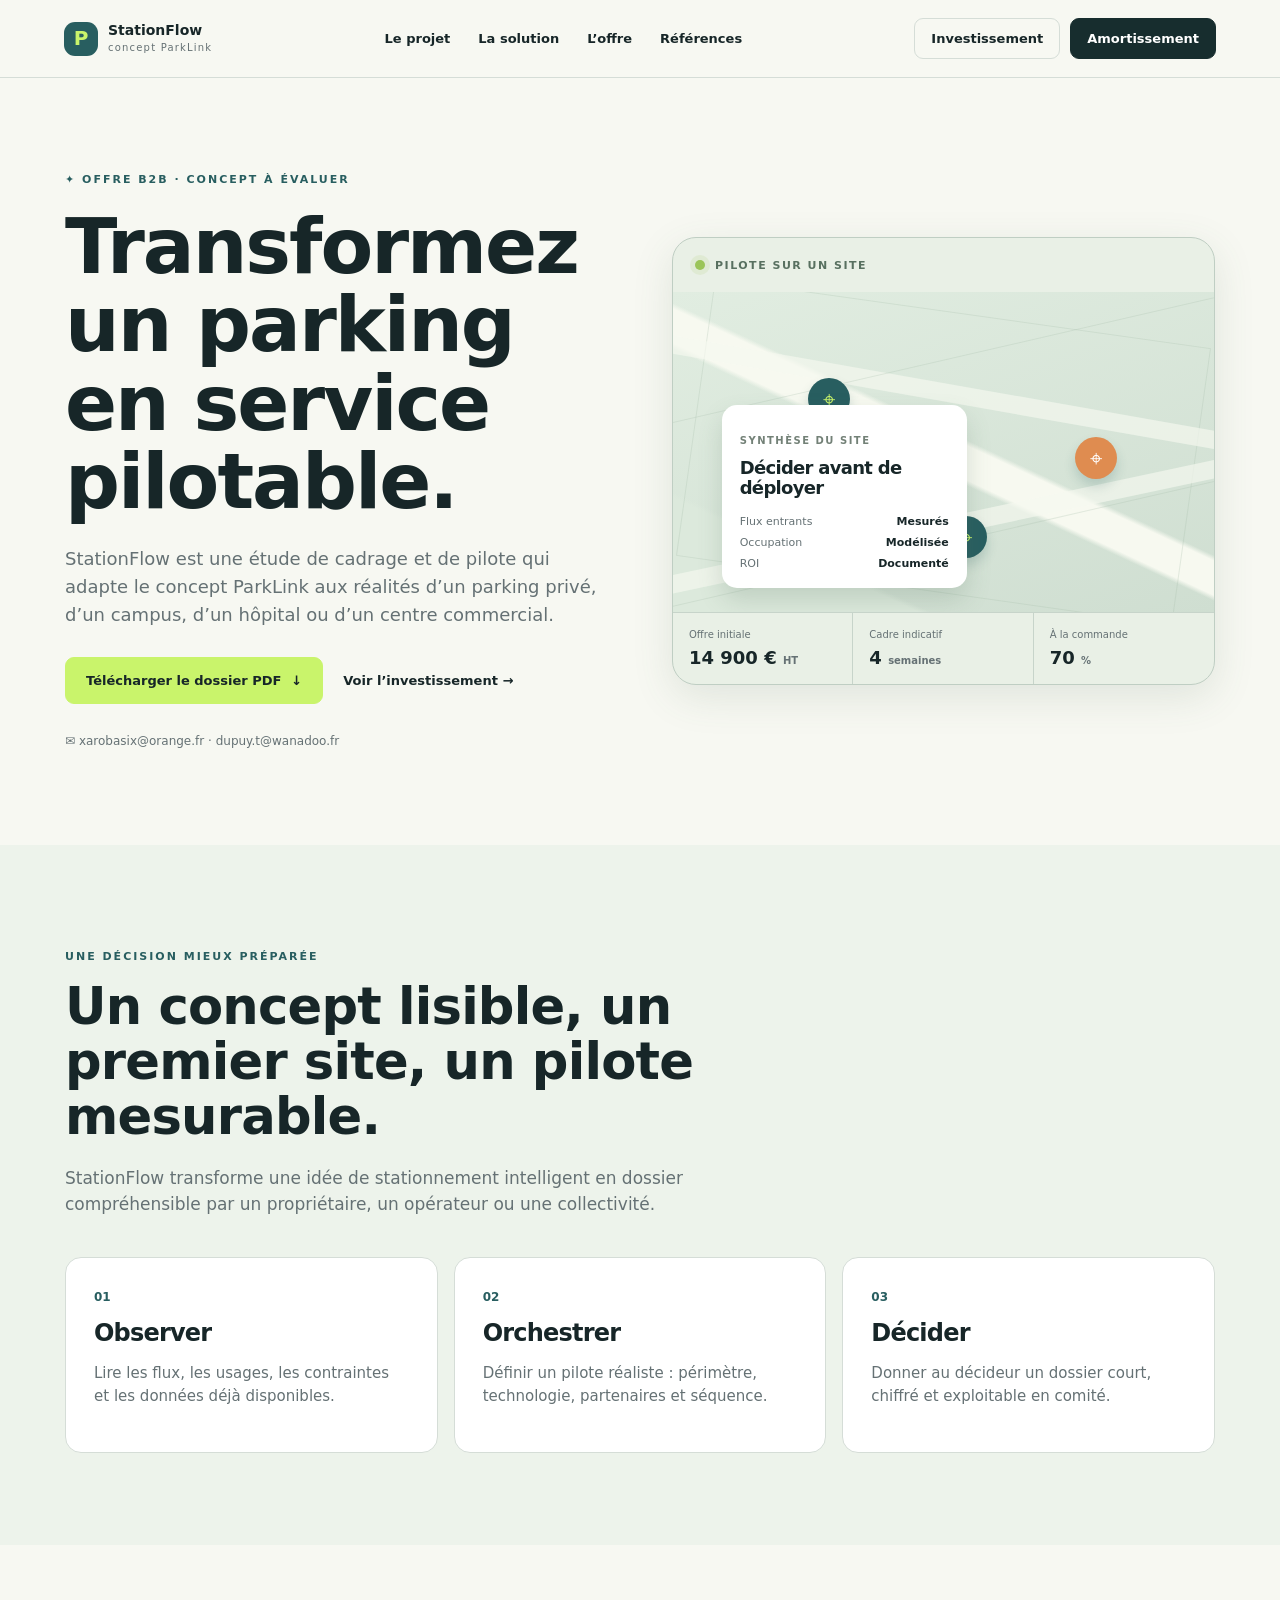
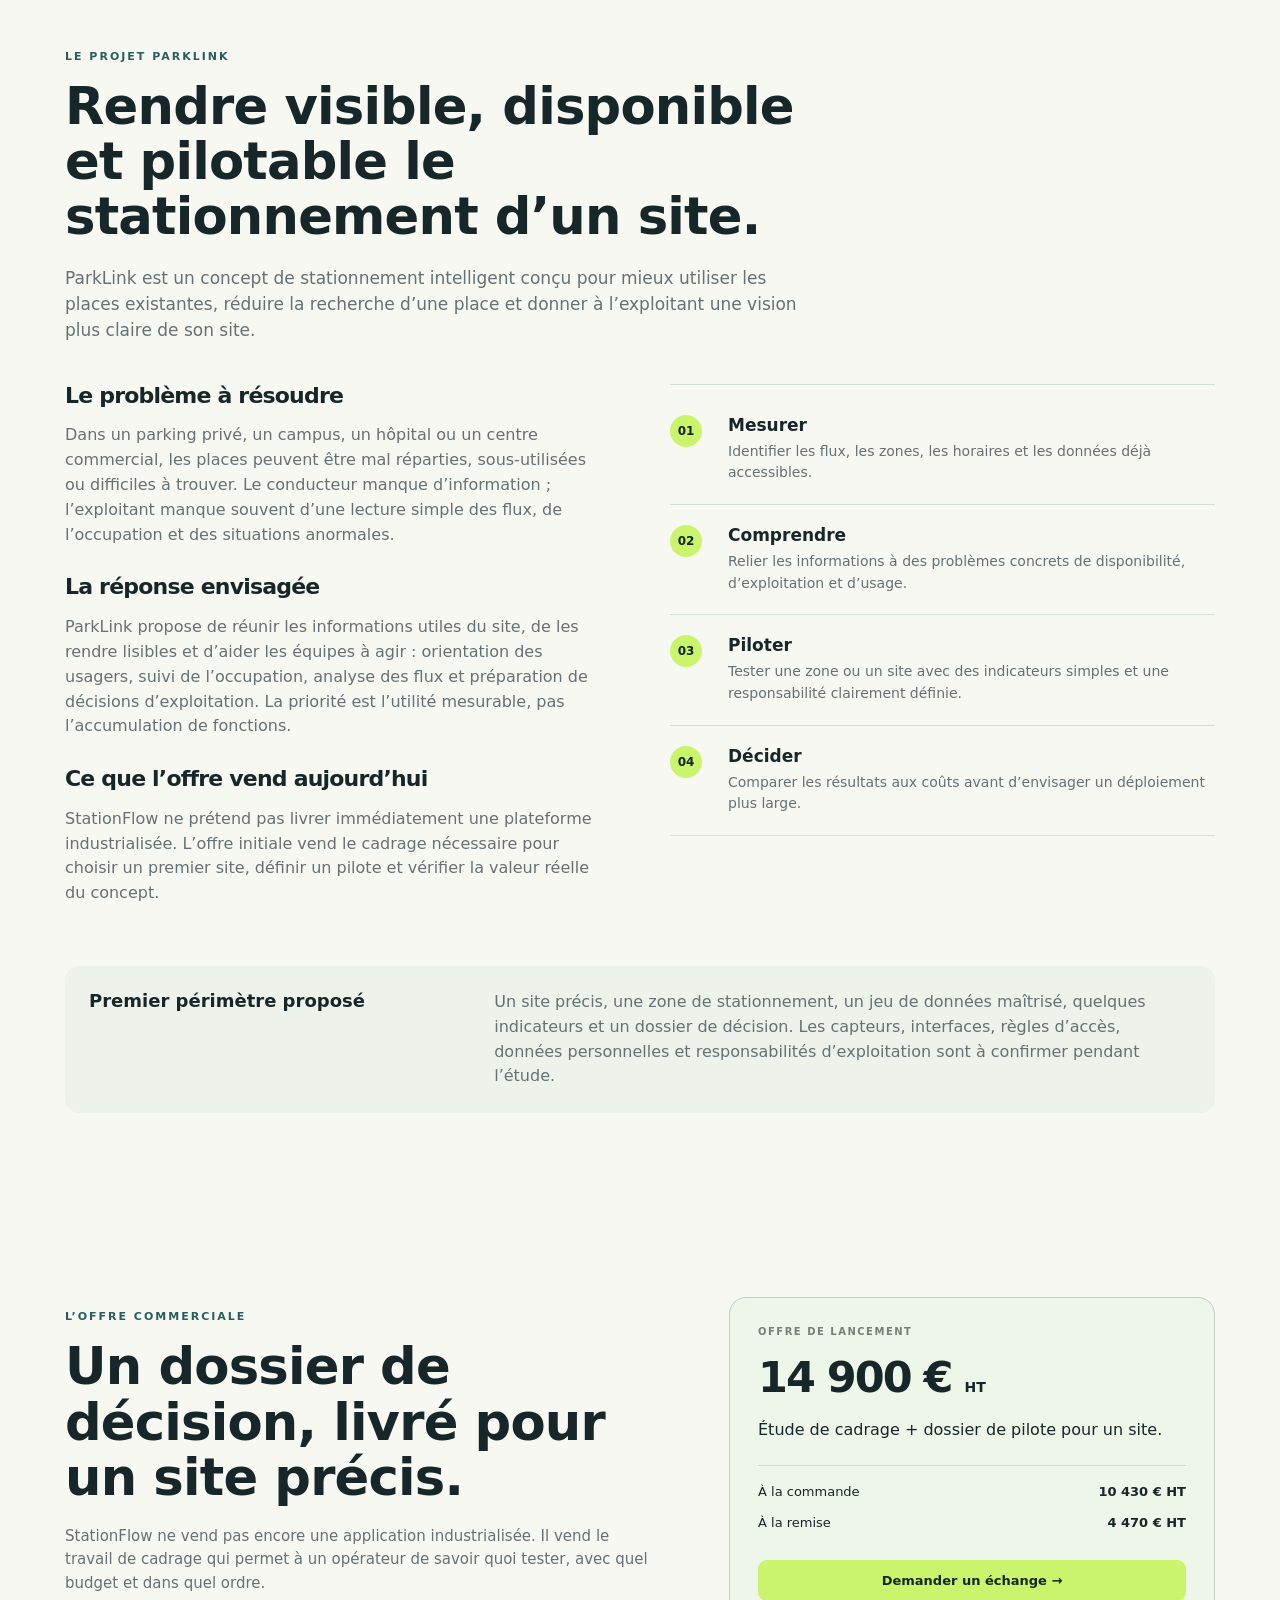
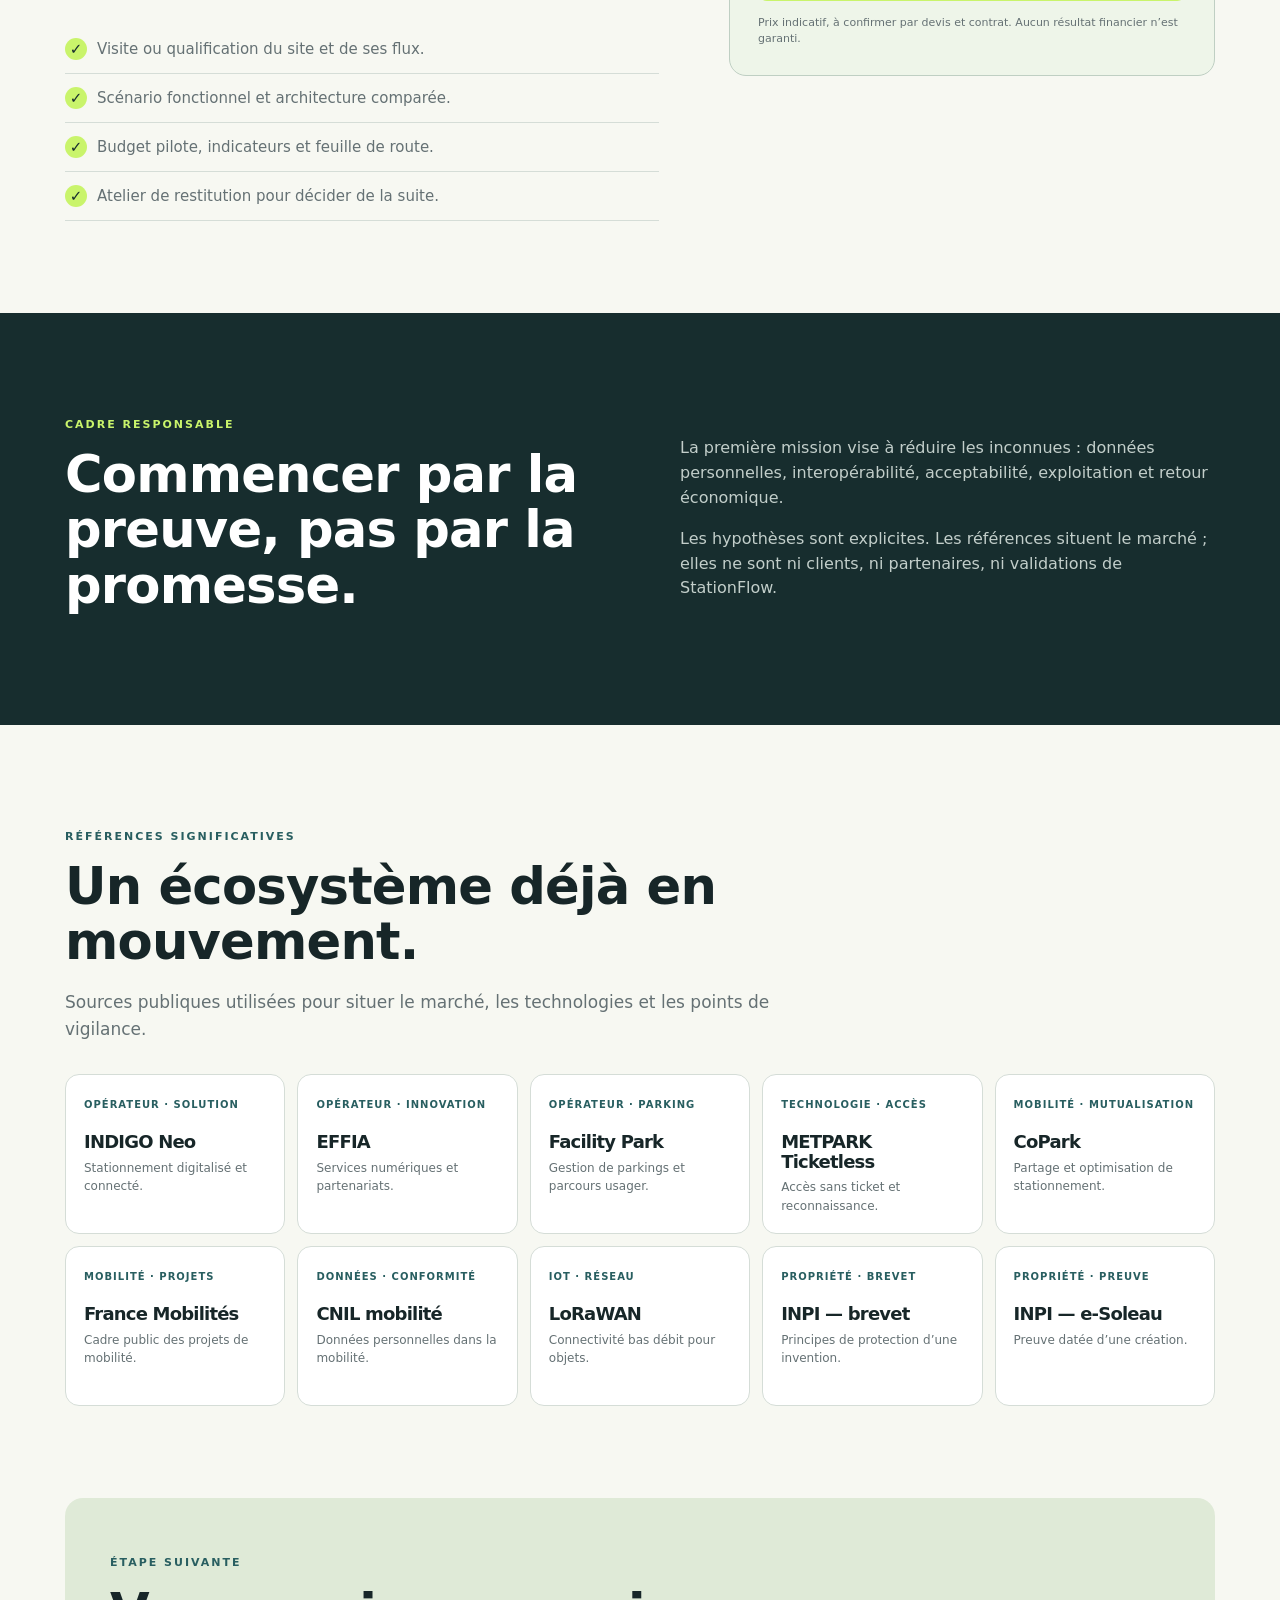
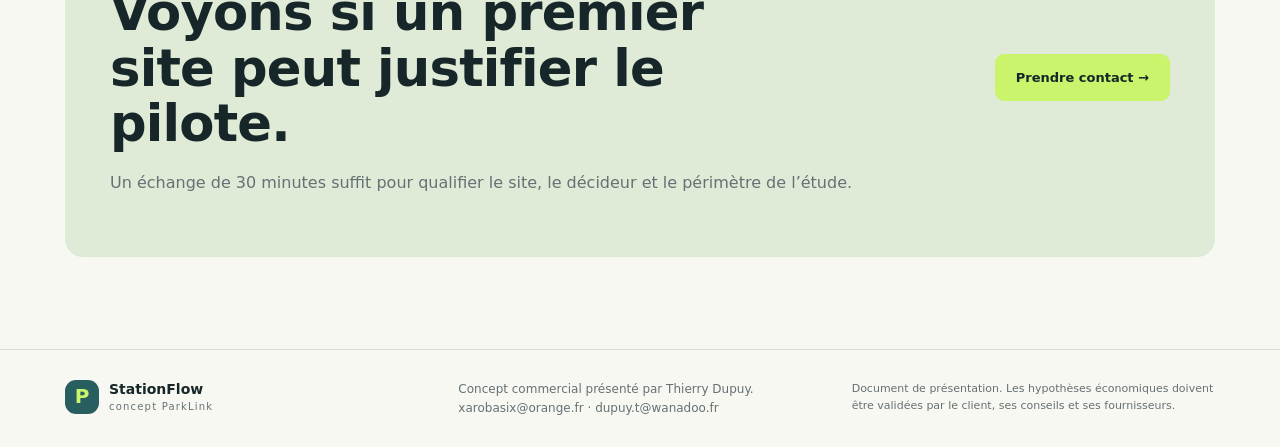
<file: index.html>
<!doctype html>
<html lang="fr">
  <head>
    <meta charset="utf-8" />
    <meta name="viewport" content="width=device-width, initial-scale=1" />
    <meta name="description" content="StationFlow — étude B2B de cadrage pour un pilote de stationnement intelligent." />
    <title>StationFlow — stationnement intelligent</title>
    <link rel="icon" href="favicon.svg" />
    <link rel="stylesheet" href="styles.css" />
    <style>h1,h2,h3{font-family:"Avenir Next","Trebuchet MS",ui-sans-serif,system-ui,sans-serif;letter-spacing:-.8px;line-height:1.08}h1{font-weight:800;letter-spacing:-2px;line-height:1.02;word-spacing:1px;text-wrap:balance}.project-layout{display:grid;grid-template-columns:1fr 1fr;gap:60px;align-items:start}.project-story h3{font-size:22px;margin-top:0}.project-story h3:not(:first-child){margin-top:28px}.project-story p{color:var(--muted);font-size:16px}.project-panel{padding:10px 0;border-top:1px solid var(--line)}.project-step{display:grid;grid-template-columns:42px 1fr;gap:16px;padding:20px 0;border-bottom:1px solid var(--line)}.project-step span{display:grid;place-items:center;width:32px;height:32px;border-radius:50%;background:var(--accent);font-size:12px;font-weight:850}.project-step strong{display:block;font-size:17px}.project-step p{color:var(--muted);font-size:14px;margin:6px 0 0}.project-callout{display:grid;grid-template-columns:.7fr 1.3fr;gap:30px;margin-top:44px;padding:24px;border-radius:14px;background:var(--tint)}.project-callout strong{font-size:18px}.project-callout p{color:var(--muted);margin:0}@media(max-width:900px){.project-layout,.project-callout{grid-template-columns:1fr}}</style>
  </head>
  <body>
    <header class="site-header">
      <a class="brand" href="index.html" aria-label="StationFlow accueil">
        <span class="brand-mark">P</span>
        <span><strong>StationFlow</strong><small>concept ParkLink</small></span>
      </a>
      <nav class="main-nav" aria-label="Navigation principale">
        <a href="#projet">Le projet</a>
        <a href="#solution">La solution</a>
        <a href="#offre">L’offre</a>
        <a href="#references">Références</a>
      </nav>
      <div class="header-actions">
        <a class="button button-quiet" href="investissement.html">Investissement</a>
        <a class="button button-dark" href="amortissement.html">Amortissement</a>
      </div>
    </header>

    <main>
      <section class="hero shell">
        <div class="hero-copy">
          <p class="eyebrow">✦ Offre B2B · concept à évaluer</p>
          <h1>Transformez un parking en service pilotable.</h1>
          <p class="hero-intro">StationFlow est une étude de cadrage et de pilote qui adapte le concept ParkLink aux réalités d’un parking privé, d’un campus, d’un hôpital ou d’un centre commercial.</p>
          <div class="hero-actions">
            <a class="button button-accent button-large" href="stationflow-dossier-commercial.pdf" download="stationflow-dossier-commercial.pdf">Télécharger le dossier PDF <span>↓</span></a>
            <a class="text-link" href="investissement.html">Voir l’investissement <span>→</span></a>
          </div>
          <p class="contact-line">✉ <a href="mailto:xarobasix@orange.fr">xarobasix@orange.fr</a> · <a href="mailto:dupuy.t@wanadoo.fr">dupuy.t@wanadoo.fr</a></p>
        </div>
        <div class="hero-visual" aria-label="Synthèse visuelle de l’offre">
          <div class="visual-top"><span class="status-dot"></span>PILOTE SUR UN SITE</div>
          <div class="map-visual">
            <span class="map-route route-one"></span><span class="map-route route-two"></span>
            <span class="map-pin pin-one">⌖</span><span class="map-pin pin-two">⌖</span><span class="map-pin pin-three">⌖</span>
            <div class="summary-card"><p class="card-label">SYNTHÈSE DU SITE</p><h2>Décider avant de déployer</h2><dl><dt>Flux entrants</dt><dd>Mesurés</dd><dt>Occupation</dt><dd>Modélisée</dd><dt>ROI</dt><dd>Documenté</dd></dl></div>
          </div>
          <div class="visual-stats"><div><span>Offre initiale</span><strong>14 900 € <small>HT</small></strong></div><div><span>Cadre indicatif</span><strong>4 <small>semaines</small></strong></div><div><span>À la commande</span><strong>70 <small>%</small></strong></div></div>
        </div>
      </section>

      <section class="section section-tint" id="solution">
        <div class="shell">
          <div class="section-heading"><p class="eyebrow">Une décision mieux préparée</p><h2>Un concept lisible, un premier site, un pilote mesurable.</h2><p>StationFlow transforme une idée de stationnement intelligent en dossier compréhensible par un propriétaire, un opérateur ou une collectivité.</p></div>
          <div class="three-cards"><article><span class="number">01</span><h3>Observer</h3><p>Lire les flux, les usages, les contraintes et les données déjà disponibles.</p></article><article><span class="number">02</span><h3>Orchestrer</h3><p>Définir un pilote réaliste : périmètre, technologie, partenaires et séquence.</p></article><article><span class="number">03</span><h3>Décider</h3><p>Donner au décideur un dossier court, chiffré et exploitable en comité.</p></article></div>
        </div>
      </section>

      <section class="section shell" id="projet">
        <div class="section-heading"><p class="eyebrow">Le projet ParkLink</p><h2>Rendre visible, disponible et pilotable le stationnement d’un site.</h2><p>ParkLink est un concept de stationnement intelligent conçu pour mieux utiliser les places existantes, réduire la recherche d’une place et donner à l’exploitant une vision plus claire de son site.</p></div>
        <div class="project-layout"><div class="project-story"><h3>Le problème à résoudre</h3><p>Dans un parking privé, un campus, un hôpital ou un centre commercial, les places peuvent être mal réparties, sous-utilisées ou difficiles à trouver. Le conducteur manque d’information ; l’exploitant manque souvent d’une lecture simple des flux, de l’occupation et des situations anormales.</p><h3>La réponse envisagée</h3><p>ParkLink propose de réunir les informations utiles du site, de les rendre lisibles et d’aider les équipes à agir : orientation des usagers, suivi de l’occupation, analyse des flux et préparation de décisions d’exploitation. La priorité est l’utilité mesurable, pas l’accumulation de fonctions.</p><h3>Ce que l’offre vend aujourd’hui</h3><p>StationFlow ne prétend pas livrer immédiatement une plateforme industrialisée. L’offre initiale vend le cadrage nécessaire pour choisir un premier site, définir un pilote et vérifier la valeur réelle du concept.</p></div><div class="project-panel"><div class="project-step"><span>01</span><div><strong>Mesurer</strong><p>Identifier les flux, les zones, les horaires et les données déjà accessibles.</p></div></div><div class="project-step"><span>02</span><div><strong>Comprendre</strong><p>Relier les informations à des problèmes concrets de disponibilité, d’exploitation et d’usage.</p></div></div><div class="project-step"><span>03</span><div><strong>Piloter</strong><p>Tester une zone ou un site avec des indicateurs simples et une responsabilité clairement définie.</p></div></div><div class="project-step"><span>04</span><div><strong>Décider</strong><p>Comparer les résultats aux coûts avant d’envisager un déploiement plus large.</p></div></div></div></div>
        <div class="project-callout"><strong>Premier périmètre proposé</strong><p>Un site précis, une zone de stationnement, un jeu de données maîtrisé, quelques indicateurs et un dossier de décision. Les capteurs, interfaces, règles d’accès, données personnelles et responsabilités d’exploitation sont à confirmer pendant l’étude.</p></div>
      </section>

      <section class="section shell" id="offre">
        <div class="offer-layout"><div><p class="eyebrow">L’offre commerciale</p><h2>Un dossier de décision, livré pour un site précis.</h2><p class="section-intro">StationFlow ne vend pas encore une application industrialisée. Il vend le travail de cadrage qui permet à un opérateur de savoir quoi tester, avec quel budget et dans quel ordre.</p><ul class="check-list"><li>Visite ou qualification du site et de ses flux.</li><li>Scénario fonctionnel et architecture comparée.</li><li>Budget pilote, indicateurs et feuille de route.</li><li>Atelier de restitution pour décider de la suite.</li></ul></div><aside class="price-card"><span class="card-label">OFFRE DE LANCEMENT</span><div class="price">14 900 € <small>HT</small></div><p>Étude de cadrage + dossier de pilote pour un site.</p><div class="price-rule"></div><div class="price-line"><span>À la commande</span><strong>10 430 € HT</strong></div><div class="price-line"><span>À la remise</span><strong>4 470 € HT</strong></div><a class="button button-accent button-full" href="mailto:xarobasix@orange.fr,dupuy.t@wanadoo.fr?subject=StationFlow%20-%20demande%20de%20dossier">Demander un échange →</a><small class="price-note">Prix indicatif, à confirmer par devis et contrat. Aucun résultat financier n’est garanti.</small></aside></div>
      </section>

      <section class="section section-dark"><div class="shell dark-grid"><div><p class="eyebrow eyebrow-light">Cadre responsable</p><h2>Commencer par la preuve, pas par la promesse.</h2></div><div><p>La première mission vise à réduire les inconnues : données personnelles, interopérabilité, acceptabilité, exploitation et retour économique.</p><p>Les hypothèses sont explicites. Les références situent le marché ; elles ne sont ni clients, ni partenaires, ni validations de StationFlow.</p></div></div></section>

      <section class="section shell" id="references"><div class="section-heading compact"><p class="eyebrow">Références significatives</p><h2>Un écosystème déjà en mouvement.</h2><p>Sources publiques utilisées pour situer le marché, les technologies et les points de vigilance.</p></div><div class="references-grid"><a class="reference-card" href="https://www.group-indigo.com/solution/la-solution-indigo-neo/" target="_blank" rel="noreferrer"><span>Opérateur · solution</span><h3>INDIGO Neo</h3><p>Stationnement digitalisé et connecté.</p></a><a class="reference-card" href="https://pp.effia.com/effia-stationnez-en-toute-simplicite" target="_blank" rel="noreferrer"><span>Opérateur · innovation</span><h3>EFFIA</h3><p>Services numériques et partenariats.</p></a><a class="reference-card" href="https://www.facilitypark.fr/" target="_blank" rel="noreferrer"><span>Opérateur · parking</span><h3>Facility Park</h3><p>Gestion de parkings et parcours usager.</p></a><a class="reference-card" href="https://www.mtpk.fr/service/ticketless/" target="_blank" rel="noreferrer"><span>Technologie · accès</span><h3>METPARK Ticketless</h3><p>Accès sans ticket et reconnaissance.</p></a><a class="reference-card" href="https://www.francemobilites.fr/solutions/copark" target="_blank" rel="noreferrer"><span>Mobilité · mutualisation</span><h3>CoPark</h3><p>Partage et optimisation de stationnement.</p></a><a class="reference-card" href="https://www.francemobilites.fr/projets" target="_blank" rel="noreferrer"><span>Mobilité · projets</span><h3>France Mobilités</h3><p>Cadre public des projets de mobilité.</p></a><a class="reference-card" href="https://www.cnil.fr/fr/les-donnees-personnelles-dans-le-secteur-de-la-mobilite" target="_blank" rel="noreferrer"><span>Données · conformité</span><h3>CNIL mobilité</h3><p>Données personnelles dans la mobilité.</p></a><a class="reference-card" href="https://lora-alliance.org/about-lorawan/" target="_blank" rel="noreferrer"><span>IoT · réseau</span><h3>LoRaWAN</h3><p>Connectivité bas débit pour objets.</p></a><a class="reference-card" href="https://www.inpi.fr/realiser-demarches/propriete-intellectuelle/deposer-un-brevet" target="_blank" rel="noreferrer"><span>Propriété · brevet</span><h3>INPI — brevet</h3><p>Principes de protection d’une invention.</p></a><a class="reference-card" href="https://www.inpi.fr/realiser-demarches/propriete-intellectuelle/se-preparer-au-depot-dune-e-soleau" target="_blank" rel="noreferrer"><span>Propriété · preuve</span><h3>INPI — e-Soleau</h3><p>Preuve datée d’une création.</p></a></div></section>

      <section class="section cta-section"><div class="shell cta-card"><div><p class="eyebrow">Étape suivante</p><h2>Voyons si un premier site peut justifier le pilote.</h2><p>Un échange de 30 minutes suffit pour qualifier le site, le décideur et le périmètre de l’étude.</p></div><a class="button button-accent button-large" href="mailto:xarobasix@orange.fr,dupuy.t@wanadoo.fr?subject=StationFlow%20-%20demande%20de%20dossier">Prendre contact →</a></div></section>
    </main>
    <footer class="site-footer"><div class="shell footer-inner"><div class="brand"><span class="brand-mark">P</span><span><strong>StationFlow</strong><small>concept ParkLink</small></span></div><div><p>Concept commercial présenté par Thierry Dupuy.</p><p><a href="mailto:xarobasix@orange.fr">xarobasix@orange.fr</a> · <a href="mailto:dupuy.t@wanadoo.fr">dupuy.t@wanadoo.fr</a></p></div><p class="footer-legal">Document de présentation. Les hypothèses économiques doivent être validées par le client, ses conseils et ses fournisseurs.</p></div></footer>
  </body>
</html>
</file>
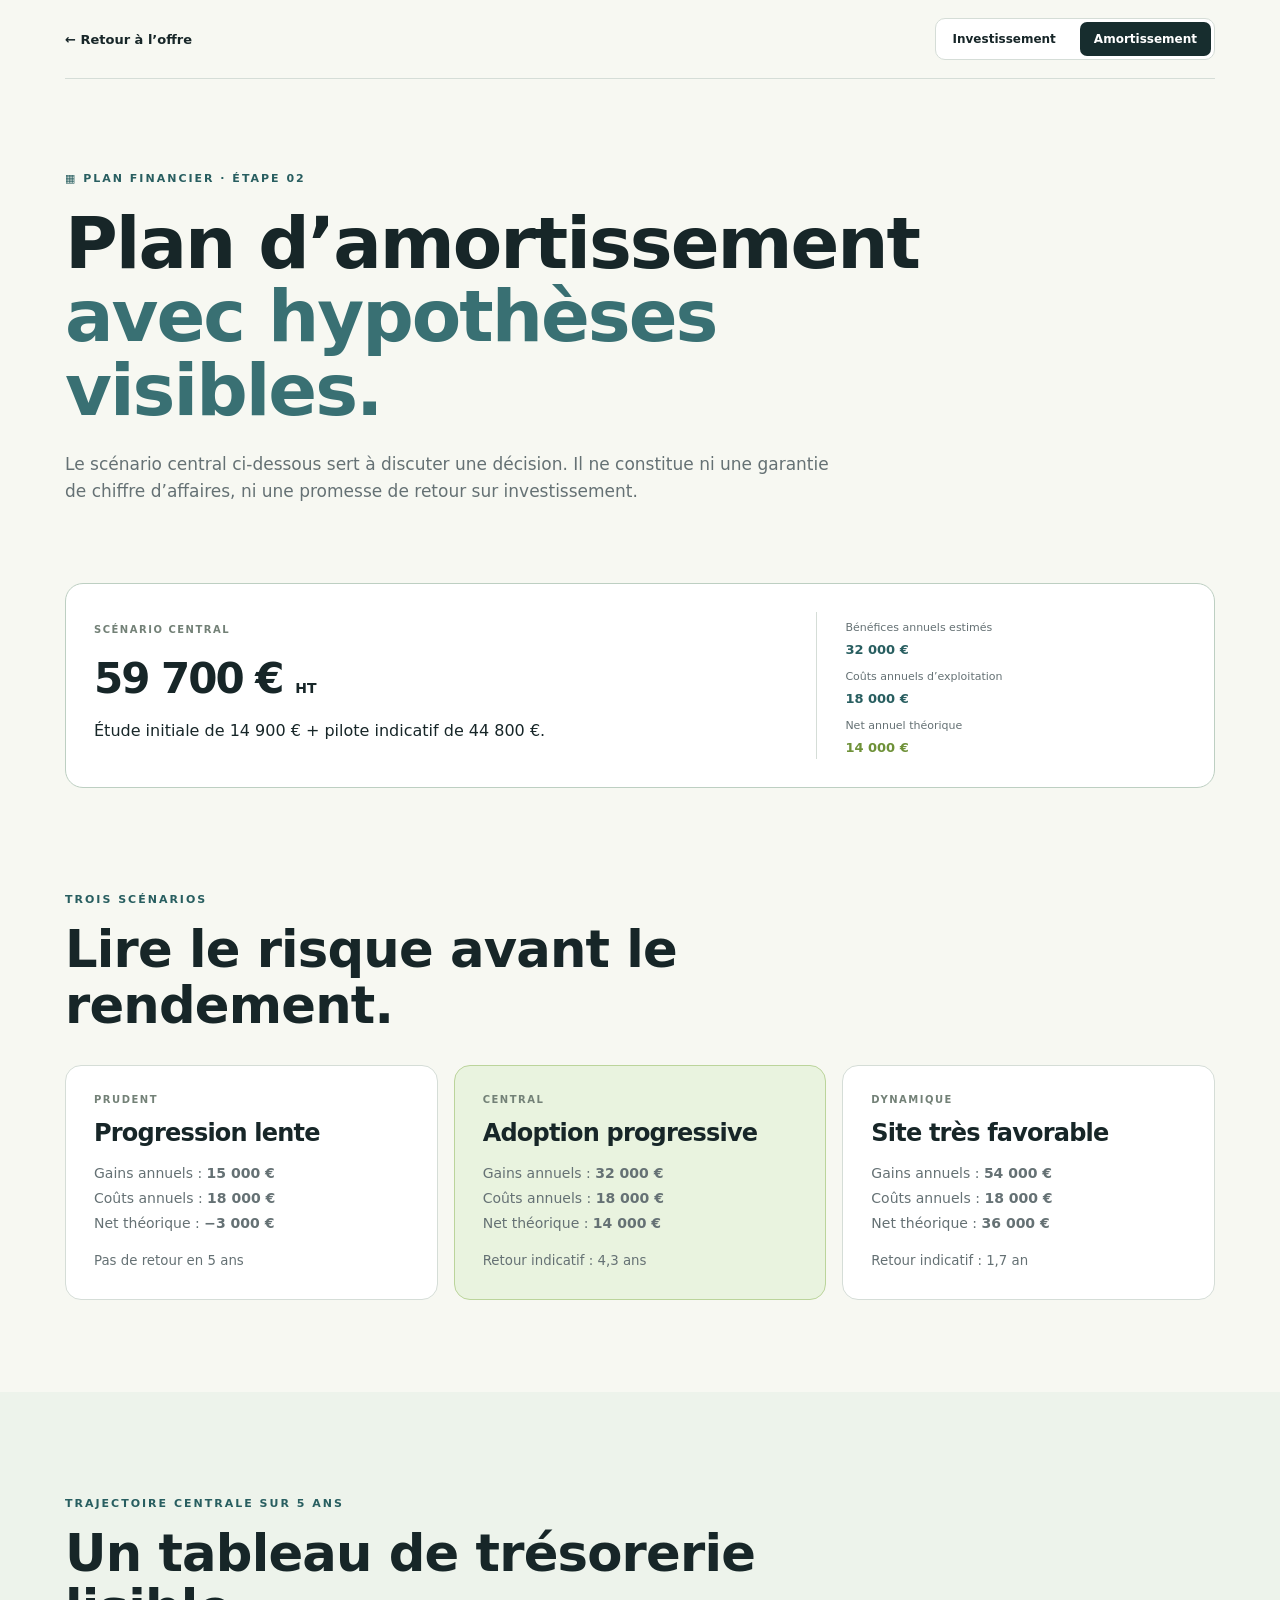
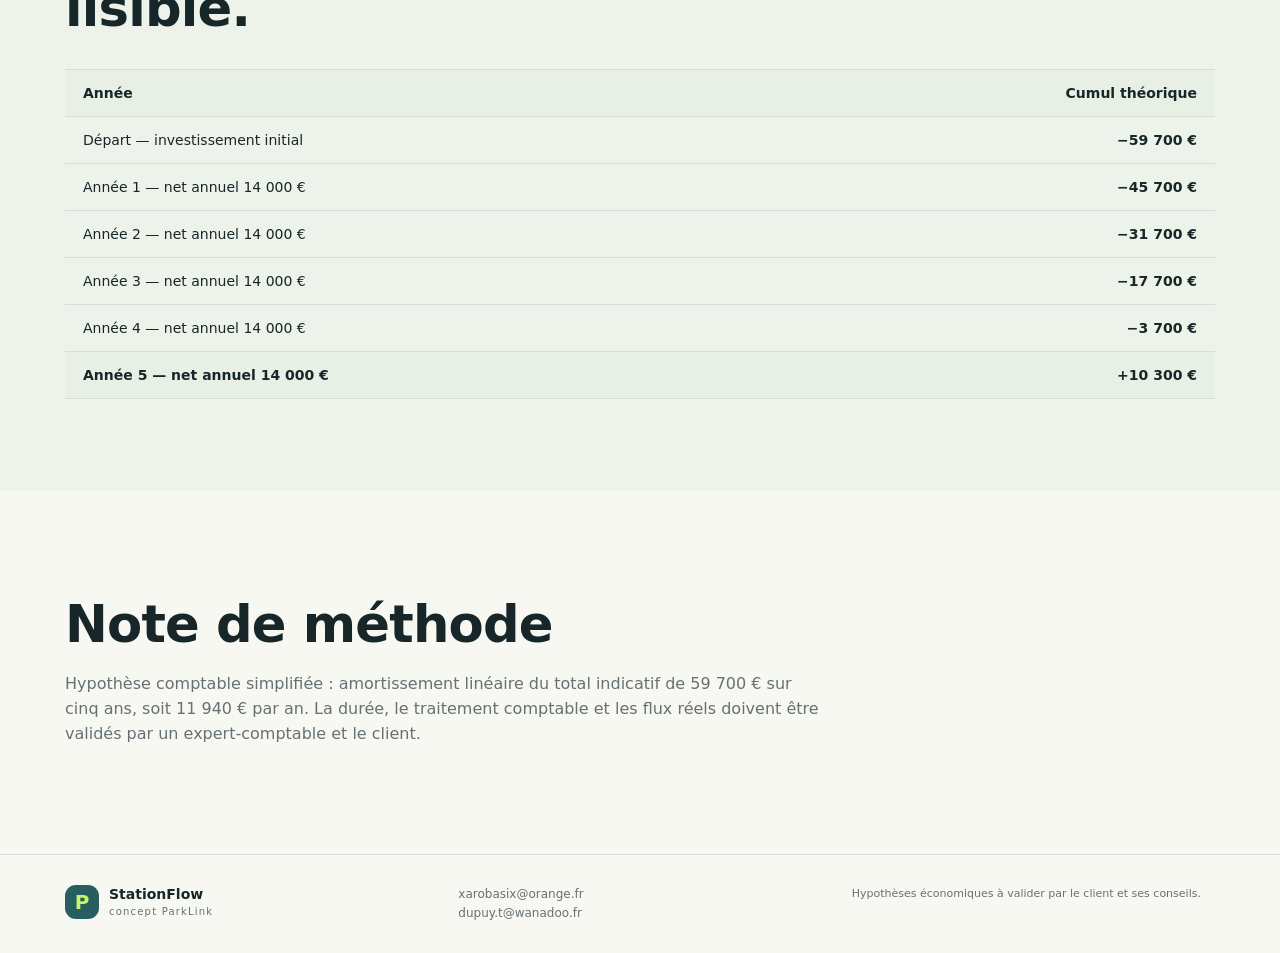
<file: amortissement.html>
<!doctype html>
<html lang="fr">
  <head><meta charset="utf-8" /><meta name="viewport" content="width=device-width, initial-scale=1" /><meta name="description" content="Plan d’amortissement StationFlow." /><title>StationFlow — plan d’amortissement</title><link rel="icon" href="favicon.svg" /><link rel="stylesheet" href="styles.css" /><style>h1,h2,h3{font-family:"Avenir Next","Trebuchet MS",ui-sans-serif,system-ui,sans-serif;letter-spacing:-.8px;line-height:1.08}h1{font-weight:800;letter-spacing:-2px;line-height:1.02;word-spacing:1px;text-wrap:balance}</style></head>
  <body>
    <header class="plan-header shell"><a class="back-link" href="index.html">← Retour à l’offre</a><nav class="plan-switch"><a href="investissement.html">Investissement</a><a class="active" href="amortissement.html">Amortissement</a></nav></header>
    <main><section class="plan-hero shell"><p class="eyebrow">▦ Plan financier · étape 02</p><h1>Plan d’amortissement<br /><span>avec hypothèses visibles.</span></h1><p>Le scénario central ci-dessous sert à discuter une décision. Il ne constitue ni une garantie de chiffre d’affaires, ni une promesse de retour sur investissement.</p></section>
      <section class="shell financial-card"><div><p class="card-label">SCÉNARIO CENTRAL</p><div class="financial-total">59 700 € <small>HT</small></div><p>Étude initiale de 14 900 € + pilote indicatif de 44 800 €.</p></div><div class="payment-box"><span>Bénéfices annuels estimés</span><strong>32 000 €</strong><span>Coûts annuels d’exploitation</span><strong>18 000 €</strong><span>Net annuel théorique</span><strong class="accent-text">14 000 €</strong></div></section>
      <section class="section shell"><div class="section-heading compact"><p class="eyebrow">Trois scénarios</p><h2>Lire le risque avant le rendement.</h2></div><div class="scenario-grid"><article><span class="card-label">PRUDENT</span><h3>Progression lente</h3><p>Gains annuels : <strong>15 000 €</strong><br />Coûts annuels : <strong>18 000 €</strong><br />Net théorique : <strong>−3 000 €</strong></p><small>Pas de retour en 5 ans</small></article><article class="scenario-central"><span class="card-label">CENTRAL</span><h3>Adoption progressive</h3><p>Gains annuels : <strong>32 000 €</strong><br />Coûts annuels : <strong>18 000 €</strong><br />Net théorique : <strong>14 000 €</strong></p><small>Retour indicatif : 4,3 ans</small></article><article><span class="card-label">DYNAMIQUE</span><h3>Site très favorable</h3><p>Gains annuels : <strong>54 000 €</strong><br />Coûts annuels : <strong>18 000 €</strong><br />Net théorique : <strong>36 000 €</strong></p><small>Retour indicatif : 1,7 an</small></article></div></section>
      <section class="section section-tint"><div class="shell"><div class="section-heading compact"><p class="eyebrow">Trajectoire centrale sur 5 ans</p><h2>Un tableau de trésorerie lisible.</h2></div><div class="budget-table"><div class="budget-row budget-head"><span>Année</span><span>Cumul théorique</span></div><div class="budget-row"><span>Départ — investissement initial</span><strong>−59 700 €</strong></div><div class="budget-row"><span>Année 1 — net annuel 14 000 €</span><strong>−45 700 €</strong></div><div class="budget-row"><span>Année 2 — net annuel 14 000 €</span><strong>−31 700 €</strong></div><div class="budget-row"><span>Année 3 — net annuel 14 000 €</span><strong>−17 700 €</strong></div><div class="budget-row"><span>Année 4 — net annuel 14 000 €</span><strong>−3 700 €</strong></div><div class="budget-row budget-total"><span>Année 5 — net annuel 14 000 €</span><strong>+10 300 €</strong></div></div></div></section>
      <section class="section shell note-box"><h2>Note de méthode</h2><p>Hypothèse comptable simplifiée : amortissement linéaire du total indicatif de 59 700 € sur cinq ans, soit 11 940 € par an. La durée, le traitement comptable et les flux réels doivent être validés par un expert-comptable et le client.</p></section>
    </main>
    <footer class="site-footer"><div class="shell footer-inner"><div class="brand"><span class="brand-mark">P</span><span><strong>StationFlow</strong><small>concept ParkLink</small></span></div><p><a href="mailto:xarobasix@orange.fr">xarobasix@orange.fr</a><br /><a href="mailto:dupuy.t@wanadoo.fr">dupuy.t@wanadoo.fr</a></p><p class="footer-legal">Hypothèses économiques à valider par le client et ses conseils.</p></div></footer>
  </body>
</html>
</file>
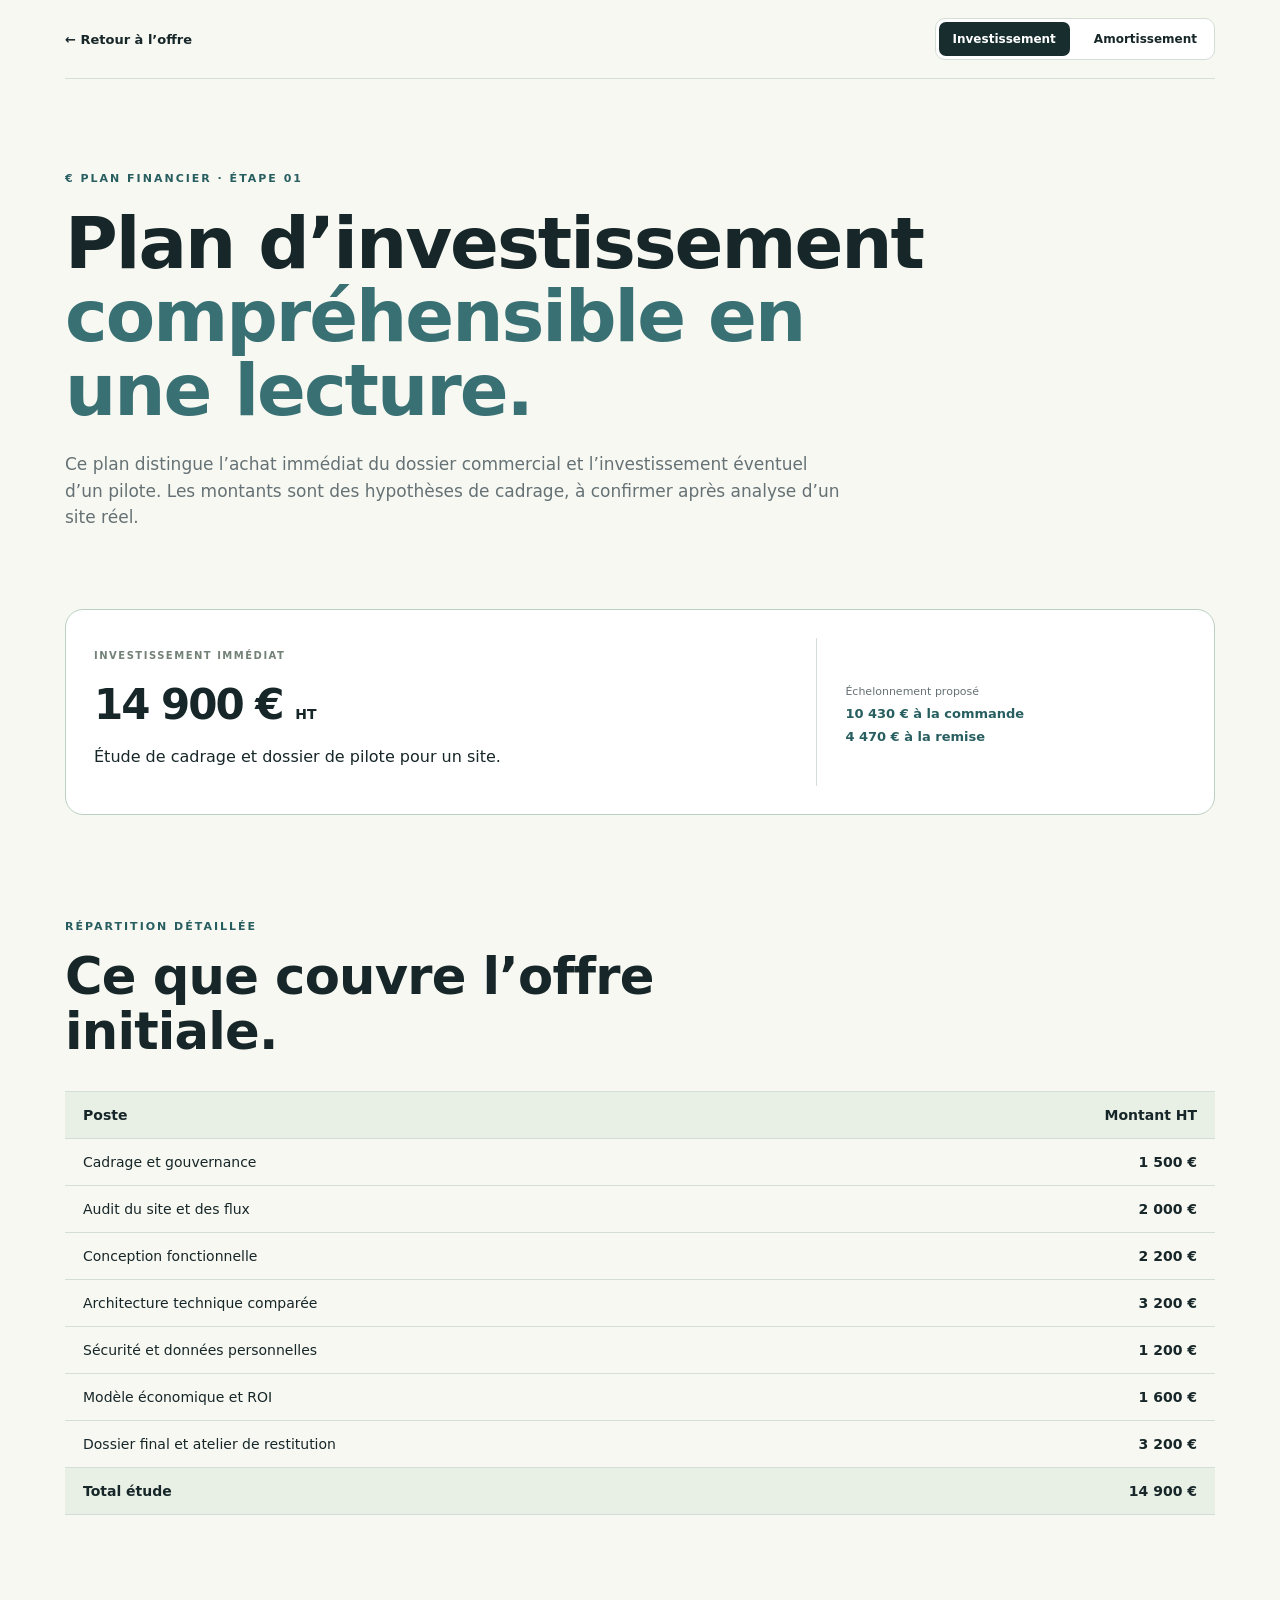
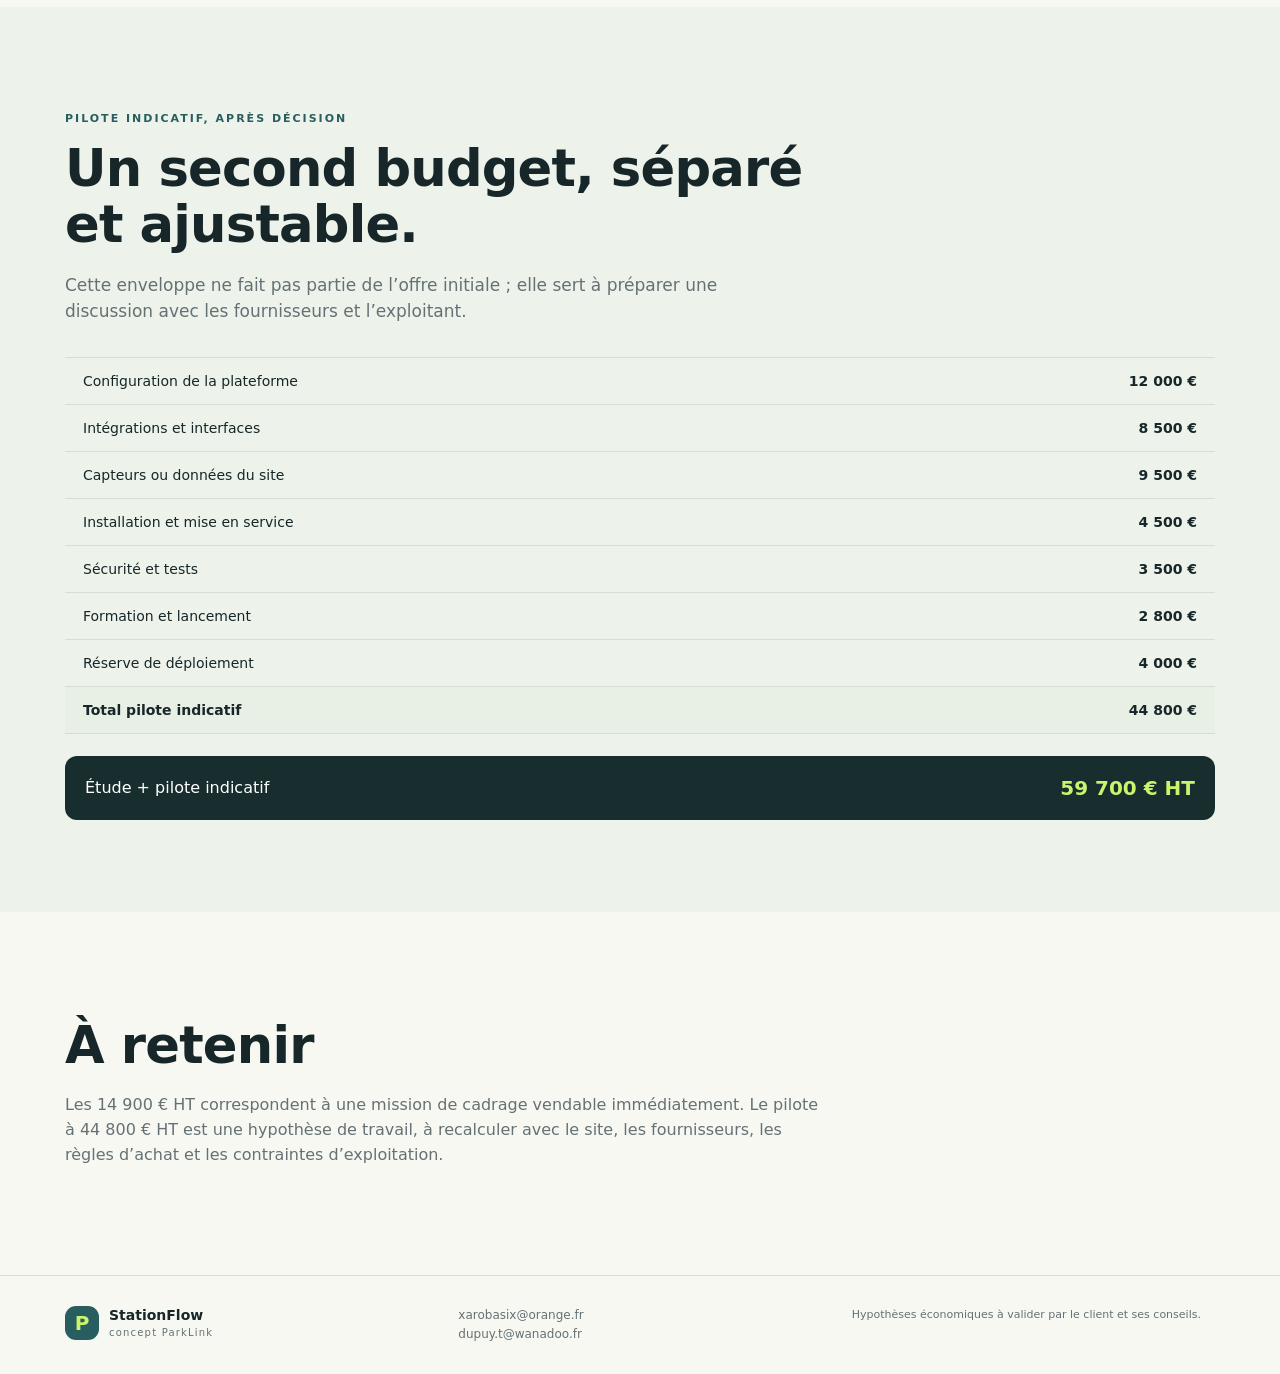
<file: investissement.html>
<!doctype html>
<html lang="fr">
  <head><meta charset="utf-8" /><meta name="viewport" content="width=device-width, initial-scale=1" /><meta name="description" content="Plan d’investissement StationFlow." /><title>StationFlow — plan d’investissement</title><link rel="icon" href="favicon.svg" /><link rel="stylesheet" href="styles.css" /><style>h1,h2,h3{font-family:"Avenir Next","Trebuchet MS",ui-sans-serif,system-ui,sans-serif;letter-spacing:-.8px;line-height:1.08}h1{font-weight:800;letter-spacing:-2px;line-height:1.02;word-spacing:1px;text-wrap:balance}</style></head>
  <body>
    <header class="plan-header shell"><a class="back-link" href="index.html">← Retour à l’offre</a><nav class="plan-switch"><a class="active" href="investissement.html">Investissement</a><a href="amortissement.html">Amortissement</a></nav></header>
    <main><section class="plan-hero shell"><p class="eyebrow">€ Plan financier · étape 01</p><h1>Plan d’investissement<br /><span>compréhensible en une lecture.</span></h1><p>Ce plan distingue l’achat immédiat du dossier commercial et l’investissement éventuel d’un pilote. Les montants sont des hypothèses de cadrage, à confirmer après analyse d’un site réel.</p></section>
      <section class="shell financial-card"><div><p class="card-label">INVESTISSEMENT IMMÉDIAT</p><div class="financial-total">14 900 € <small>HT</small></div><p>Étude de cadrage et dossier de pilote pour un site.</p></div><div class="payment-box"><span>Échelonnement proposé</span><strong>10 430 € à la commande</strong><strong>4 470 € à la remise</strong></div></section>
      <section class="section shell"><div class="section-heading compact"><p class="eyebrow">Répartition détaillée</p><h2>Ce que couvre l’offre initiale.</h2></div><div class="budget-table"><div class="budget-row budget-head"><span>Poste</span><span>Montant HT</span></div><div class="budget-row"><span>Cadrage et gouvernance</span><strong>1 500 €</strong></div><div class="budget-row"><span>Audit du site et des flux</span><strong>2 000 €</strong></div><div class="budget-row"><span>Conception fonctionnelle</span><strong>2 200 €</strong></div><div class="budget-row"><span>Architecture technique comparée</span><strong>3 200 €</strong></div><div class="budget-row"><span>Sécurité et données personnelles</span><strong>1 200 €</strong></div><div class="budget-row"><span>Modèle économique et ROI</span><strong>1 600 €</strong></div><div class="budget-row"><span>Dossier final et atelier de restitution</span><strong>3 200 €</strong></div><div class="budget-row budget-total"><span>Total étude</span><strong>14 900 €</strong></div></div></section>
      <section class="section section-tint"><div class="shell"><div class="section-heading compact"><p class="eyebrow">Pilote indicatif, après décision</p><h2>Un second budget, séparé et ajustable.</h2><p>Cette enveloppe ne fait pas partie de l’offre initiale ; elle sert à préparer une discussion avec les fournisseurs et l’exploitant.</p></div><div class="budget-table"><div class="budget-row"><span>Configuration de la plateforme</span><strong>12 000 €</strong></div><div class="budget-row"><span>Intégrations et interfaces</span><strong>8 500 €</strong></div><div class="budget-row"><span>Capteurs ou données du site</span><strong>9 500 €</strong></div><div class="budget-row"><span>Installation et mise en service</span><strong>4 500 €</strong></div><div class="budget-row"><span>Sécurité et tests</span><strong>3 500 €</strong></div><div class="budget-row"><span>Formation et lancement</span><strong>2 800 €</strong></div><div class="budget-row"><span>Réserve de déploiement</span><strong>4 000 €</strong></div><div class="budget-row budget-total"><span>Total pilote indicatif</span><strong>44 800 €</strong></div></div><div class="combined-total"><span>Étude + pilote indicatif</span><strong>59 700 € HT</strong></div></div></section>
      <section class="section shell note-box"><h2>À retenir</h2><p>Les 14 900 € HT correspondent à une mission de cadrage vendable immédiatement. Le pilote à 44 800 € HT est une hypothèse de travail, à recalculer avec le site, les fournisseurs, les règles d’achat et les contraintes d’exploitation.</p></section>
    </main>
    <footer class="site-footer"><div class="shell footer-inner"><div class="brand"><span class="brand-mark">P</span><span><strong>StationFlow</strong><small>concept ParkLink</small></span></div><p><a href="mailto:xarobasix@orange.fr">xarobasix@orange.fr</a><br /><a href="mailto:dupuy.t@wanadoo.fr">dupuy.t@wanadoo.fr</a></p><p class="footer-legal">Hypothèses économiques à valider par le client et ses conseils.</p></div></footer>
  </body>
</html>
</file>
<file: styles.css>
:root{--ink:#172628;--muted:#657174;--line:#d5ddd7;--paper:#f7f8f2;--white:#fff;--accent:#c9f46b;--teal:#285e60;--dark:#172d2e;--tint:#edf3eb}*{box-sizing:border-box}html{scroll-behavior:smooth}body{margin:0;background:var(--paper);color:var(--ink);font-family:Inter,ui-sans-serif,system-ui,-apple-system,BlinkMacSystemFont,"Segoe UI",sans-serif}a{color:inherit;text-decoration:none}p{line-height:1.55}.shell{width:min(1150px,90%);margin:0 auto}.site-header{height:78px;border-bottom:1px solid var(--line);display:flex;align-items:center;justify-content:space-between;padding:0 5%;gap:24px}.brand{display:flex;align-items:center;gap:10px;font-size:14px;line-height:1.05}.brand strong,.brand small{display:block}.brand small{font-size:10px;letter-spacing:1.2px;color:var(--muted);margin-top:5px}.brand-mark{display:grid;place-items:center;width:34px;height:34px;border-radius:11px;background:var(--teal);color:var(--accent);font-weight:800;font-size:20px}.main-nav{display:flex;gap:28px;font-size:13px;font-weight:700}.main-nav a:hover,.text-link:hover,.back-link:hover{color:var(--teal)}.header-actions,.nav,.plan-switch{display:flex;gap:10px}.button{display:inline-flex;align-items:center;justify-content:center;gap:10px;border-radius:9px;padding:12px 16px;border:1px solid var(--line);font-size:13px;font-weight:800}.button-quiet{background:transparent}.button-dark{background:var(--dark);border-color:var(--dark);color:var(--white)}.button-accent{background:var(--accent);border-color:var(--accent)}.button-large{padding:15px 20px}.button-full{width:100%;margin-top:22px}.hero{display:grid;grid-template-columns:1fr 1fr;gap:64px;align-items:center;padding-top:82px;padding-bottom:82px}.eyebrow{color:var(--teal);font-size:11px;font-weight:850;letter-spacing:2px;text-transform:uppercase}.eyebrow-light{color:var(--accent)}h1,h2,h3{letter-spacing:-1.7px;line-height:1.05}h1{font-size:clamp(48px,6vw,78px);margin:20px 0 24px;letter-spacing:-5px;line-height:.96}h2{font-size:clamp(32px,4vw,52px);margin:14px 0 20px}h3{font-size:24px;margin:16px 0 10px}.hero-intro{font-size:18px;max-width:590px;color:var(--muted)}.hero-actions{display:flex;align-items:center;gap:20px;margin-top:28px}.text-link{font-size:13px;font-weight:800}.contact-line{font-size:12px;color:var(--muted);margin-top:28px}.hero-visual{overflow:hidden;border:1px solid #bfcec3;border-radius:24px;background:#e9f0e6;box-shadow:0 12px 40px #4a675322}.visual-top{height:54px;display:flex;align-items:center;gap:10px;padding:0 22px;font-size:11px;letter-spacing:1.5px;font-weight:800;color:#587060}.status-dot{width:10px;height:10px;border-radius:50%;background:#9bc558;box-shadow:0 0 0 5px #9bc55822}.map-visual{height:320px;position:relative;overflow:hidden;background:linear-gradient(25deg,#dce9dc 20%,transparent 21%,transparent 46%,#f7f9f0 47%,#f7f9f0 53%,transparent 54%),linear-gradient(160deg,#e1ede1,#cfded1)}.map-visual:before,.map-visual:after{content:"";position:absolute;border:1px solid #a4bda744;inset:20px;transform:rotate(8deg)}.map-visual:after{inset:70px -50px;transform:rotate(-13deg)}.map-route{position:absolute;height:18px;width:130%;left:-10%;background:#f7f9f0aa;transform:rotate(10deg)}.route-one{top:96px}.route-two{top:220px;transform:rotate(-12deg)}.map-pin{position:absolute;z-index:2;display:grid;place-items:center;width:42px;height:42px;border-radius:50%;background:var(--teal);color:var(--accent);font-size:22px;box-shadow:0 7px 12px #285e6033}.pin-one{top:86px;left:25%}.pin-two{top:145px;right:18%;background:#df8c50;color:#fff}.pin-three{bottom:54px;right:42%}.summary-card{position:absolute;z-index:3;bottom:24px;left:9%;width:245px;padding:18px;border-radius:15px;background:var(--white);box-shadow:0 12px 24px #526d5a33}.card-label{display:block;color:#738177;font-size:10px;font-weight:850;letter-spacing:1.5px}.summary-card h2{font-size:18px;letter-spacing:-.7px;margin:10px 0 18px}.summary-card dl{display:grid;grid-template-columns:1fr 1fr;gap:8px;margin:0;font-size:11px}.summary-card dt{color:var(--muted)}.summary-card dd{margin:0;text-align:right;font-weight:800}.visual-stats{display:grid;grid-template-columns:repeat(3,1fr);border-top:1px solid #c7d4ca}.visual-stats div{padding:16px;border-right:1px solid #c7d4ca}.visual-stats div:last-child{border:0}.visual-stats span,.visual-stats strong{display:block}.visual-stats span{font-size:10px;color:var(--muted);margin-bottom:7px}.visual-stats strong{font-size:18px}.visual-stats small{font-size:10px;color:var(--muted)}.section{padding-top:92px;padding-bottom:92px}.section-tint{background:var(--tint)}.section-heading{max-width:740px;margin-bottom:40px}.section-heading p:not(.eyebrow){color:var(--muted);font-size:17px}.section-heading.compact{margin-bottom:32px}.three-cards{display:grid;grid-template-columns:repeat(3,1fr);gap:16px}.three-cards article,.scenario-grid article{padding:28px;border:1px solid var(--line);border-radius:16px;background:var(--white)}.number{color:var(--teal);font-size:12px;font-weight:850}.three-cards p,.section-intro,.check-list{color:var(--muted);font-size:15px}.offer-layout{display:grid;grid-template-columns:1.1fr .9fr;gap:70px;align-items:start}.check-list{padding:0;margin:30px 0 0;list-style:none}.check-list li{padding:13px 0;border-bottom:1px solid var(--line)}.check-list li:before{content:"✓";display:inline-grid;place-items:center;width:22px;height:22px;border-radius:50%;margin-right:10px;background:var(--accent);color:var(--dark);font-weight:900}.price-card{padding:28px;border:1px solid #bfcfc3;border-radius:17px;background:#eef5e9}.price{font-size:43px;font-weight:850;letter-spacing:-2px;margin:15px 0}.price small,.financial-total small{font-size:14px;letter-spacing:0}.price-rule{height:1px;background:#cfdacd;margin:22px 0 10px}.price-line{display:flex;justify-content:space-between;padding:8px 0;font-size:13px}.price-note{display:block;color:var(--muted);font-size:11px;line-height:1.45;margin-top:14px}.section-dark{background:var(--dark);color:var(--white)}.dark-grid{display:grid;grid-template-columns:1fr 1fr;gap:80px;align-items:center}.dark-grid p:not(.eyebrow){color:#c2ceca}.references-grid{display:grid;grid-template-columns:repeat(5,1fr);gap:12px}.reference-card{display:block;min-height:160px;padding:18px;border:1px solid var(--line);border-radius:14px;background:var(--white);transition:transform .2s,box-shadow .2s}.reference-card:hover{transform:translateY(-3px);box-shadow:0 10px 25px #344a3c18}.reference-card span{font-size:10px;color:var(--teal);font-weight:850;text-transform:uppercase;letter-spacing:1px}.reference-card h3{font-size:18px;margin:20px 0 7px}.reference-card p{font-size:12px;color:var(--muted);margin:0}.cta-section{padding-top:0}.cta-card{display:flex;align-items:center;justify-content:space-between;gap:30px;padding:45px;border-radius:18px;background:#dfead7}.cta-card h2{max-width:620px}.cta-card p:not(.eyebrow){color:var(--muted)}.site-footer{padding:30px 0;border-top:1px solid var(--line)}.footer-inner{display:grid;grid-template-columns:1fr 1fr 1fr;gap:30px;align-items:start;font-size:12px}.footer-inner p{margin:0;color:var(--muted)}.footer-legal{font-size:11px}.plan-header{display:flex;justify-content:space-between;align-items:center;padding-top:18px;padding-bottom:18px;border-bottom:1px solid var(--line)}.back-link{font-size:13px;font-weight:800}.plan-switch{padding:3px;border:1px solid var(--line);border-radius:10px;background:var(--white)}.plan-switch a{padding:10px 14px;border-radius:7px;font-size:12px;font-weight:850}.plan-switch .active{background:var(--dark);color:var(--white)}.plan-hero{padding-top:80px;padding-bottom:62px}.plan-hero h1{font-size:clamp(46px,6vw,72px);max-width:900px}.plan-hero h1 span{color:#397073}.plan-hero>p:last-child{max-width:780px;color:var(--muted);font-size:17px}.financial-card{display:grid;grid-template-columns:1.3fr .7fr;gap:36px;padding:28px;border:1px solid #bdcfc2;border-radius:18px;background:var(--white)}.financial-total{font-size:42px;font-weight:850;letter-spacing:-2px;margin:16px 0}.payment-box{display:flex;flex-direction:column;justify-content:center;gap:8px;padding-left:28px;border-left:1px solid var(--line);font-size:13px}.payment-box span{font-size:11px;color:var(--muted);margin-top:5px}.payment-box strong{color:var(--teal)}.accent-text{color:#6e9138!important}.budget-table{border-top:1px solid var(--line)}.budget-row{display:flex;justify-content:space-between;gap:30px;padding:15px 18px;border-bottom:1px solid var(--line);font-size:14px}.budget-head,.budget-total{font-weight:850;background:#e8efe5}.combined-total{display:flex;justify-content:space-between;align-items:center;margin-top:22px;padding:20px;border-radius:12px;background:var(--dark);color:var(--white)}.combined-total strong{color:var(--accent);font-size:20px}.note-box{max-width:1150px}.note-box p{max-width:760px;color:var(--muted)}.scenario-grid{display:grid;grid-template-columns:repeat(3,1fr);gap:16px}.scenario-grid article{min-height:235px}.scenario-grid article small{color:var(--muted)}.scenario-central{background:#e9f3df!important;border-color:#bbd49b!important}.scenario-grid p{color:var(--muted);font-size:14px;line-height:1.8}@media(max-width:900px){.main-nav{display:none}.hero,.offer-layout,.dark-grid,.financial-card{grid-template-columns:1fr}.references-grid{grid-template-columns:repeat(2,1fr)}.payment-box{padding:20px 0 0;border-left:0;border-top:1px solid var(--line)}.footer-inner{grid-template-columns:1fr 1fr}}@media(max-width:600px){.site-header{height:auto;padding:18px 5%;flex-wrap:wrap}.header-actions{width:100%}.header-actions .button{flex:1}.hero{padding-top:50px}.hero-actions{align-items:stretch;flex-direction:column}.hero-visual{border-radius:16px}.three-cards,.scenario-grid{grid-template-columns:1fr}.references-grid{grid-template-columns:1fr}.cta-card{padding:28px;align-items:stretch;flex-direction:column}.footer-inner{grid-template-columns:1fr}.plan-header{align-items:flex-start;gap:18px;flex-direction:column}.plan-switch{width:100%}.plan-switch a{flex:1;text-align:center}.budget-row{font-size:13px}}
</file>
